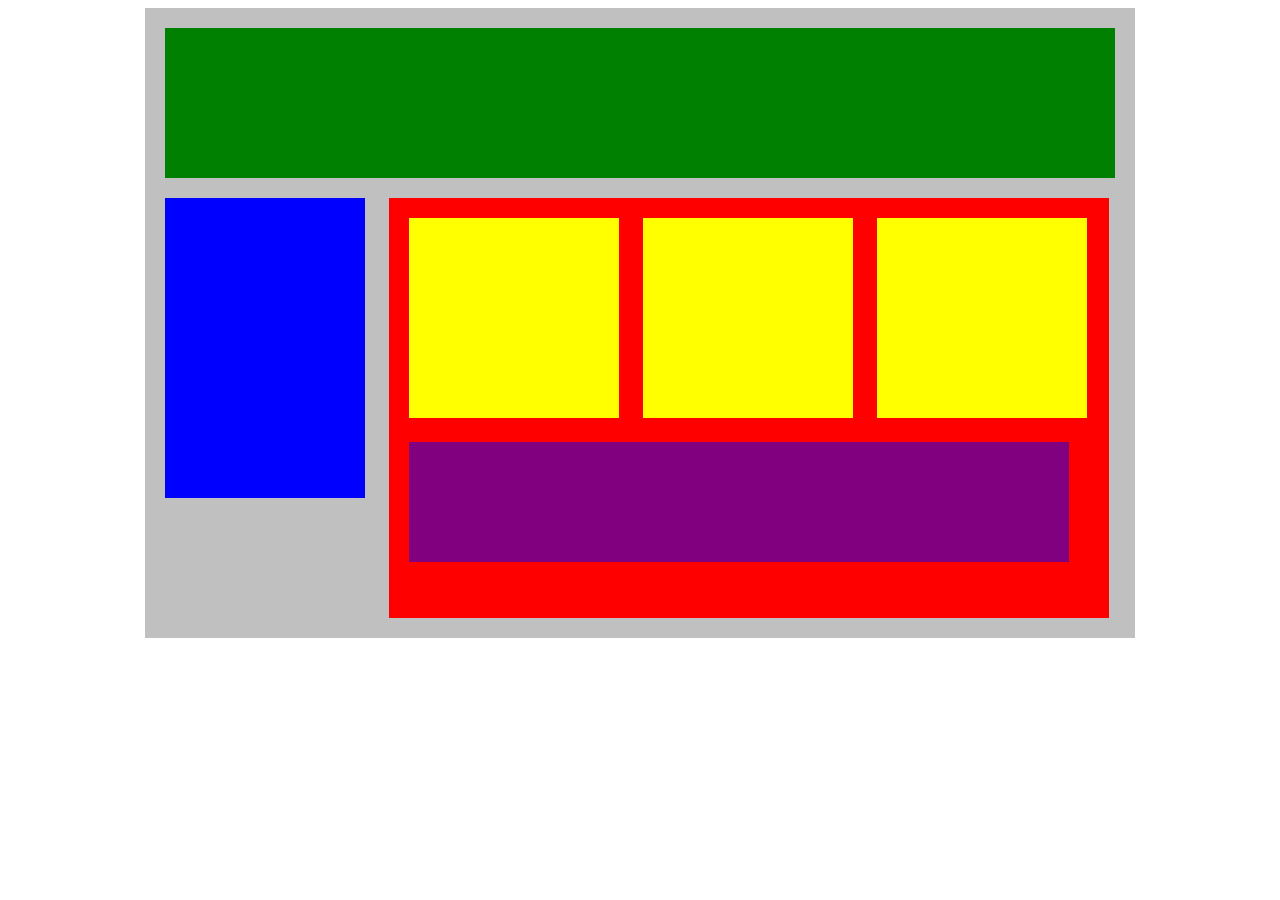
<file: blocks/index.html>
<!DOCTYPE html>
<html lang="en">
<head>
    <meta charset="UTF-8">
    <meta http-equiv="X-UA-Compatible" content="IE=edge">
    <meta name="viewport" content="width=device-width, initial-scale=1.0">
    <title>Document</title>
    <link rel="stylesheet" href="blocks.css">
</head>
<body>
    <div class="container">
        <div class="top-nav"></div>
        <div class="side-nav"></div>
        <div class="main">
            <div class="sub-content"></div>
            <div class="sub-content"></div>
            <div class="sub-content"></div>
            <div id="advertisement"></div>
        </div>
    </div>
</body>
</html>
</file>
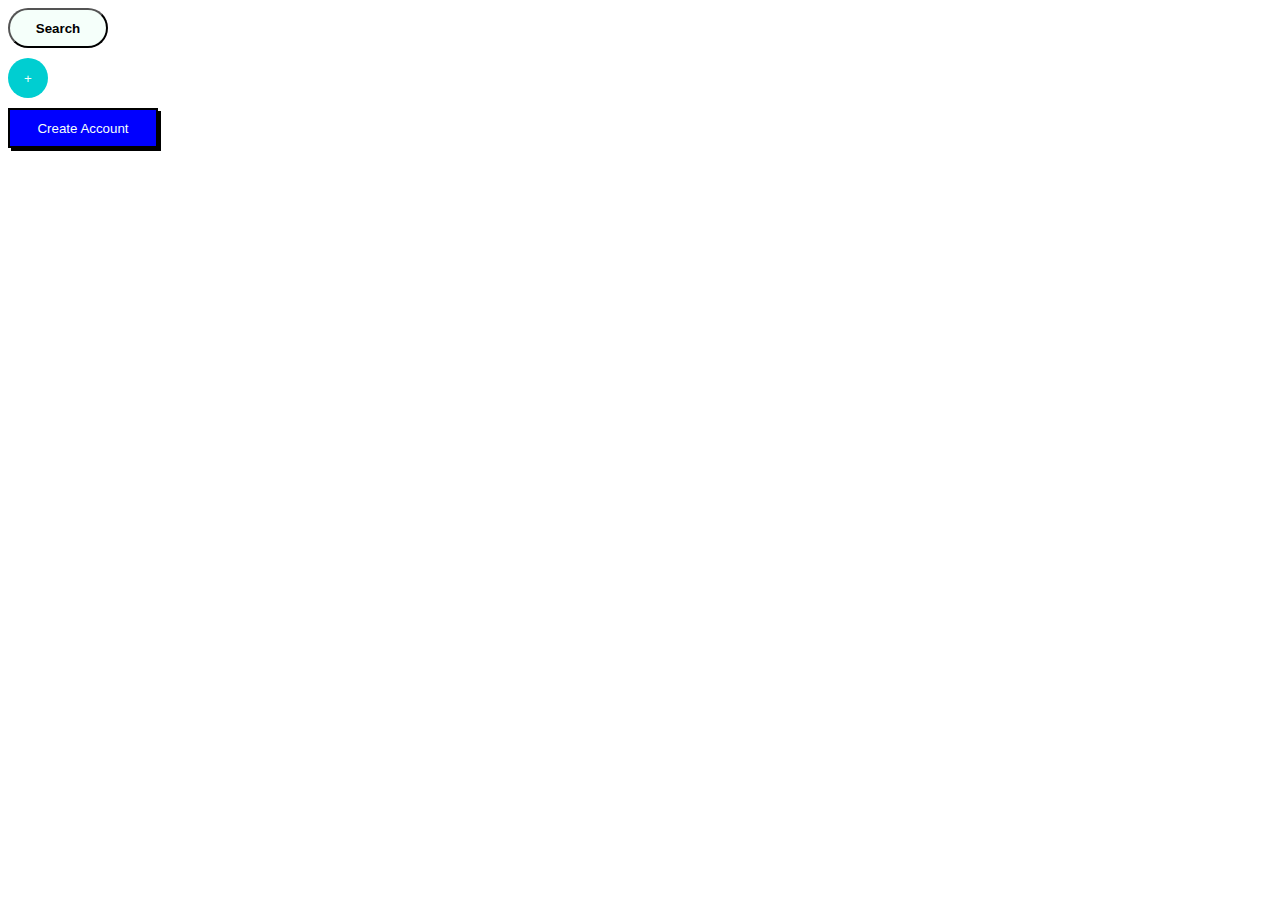
<file: button_up/index.html>
<!DOCTYPE html>
<html lang="en">
<head>
    <meta charset="UTF-8">
    <meta http-equiv="X-UA-Compatible" content="IE=edge">
    <meta name="viewport" content="width=device-width, initial-scale=1.0">
    <title>Document</title>
    <link rel="stylesheet" href="buttonup.css">
</head>
<body>
    <button class="btn-search">Search</button>
    <button class="btn-add">+</button>
    <button class="btn-acnt">Create Account</button>
</body>
</html>
</file>
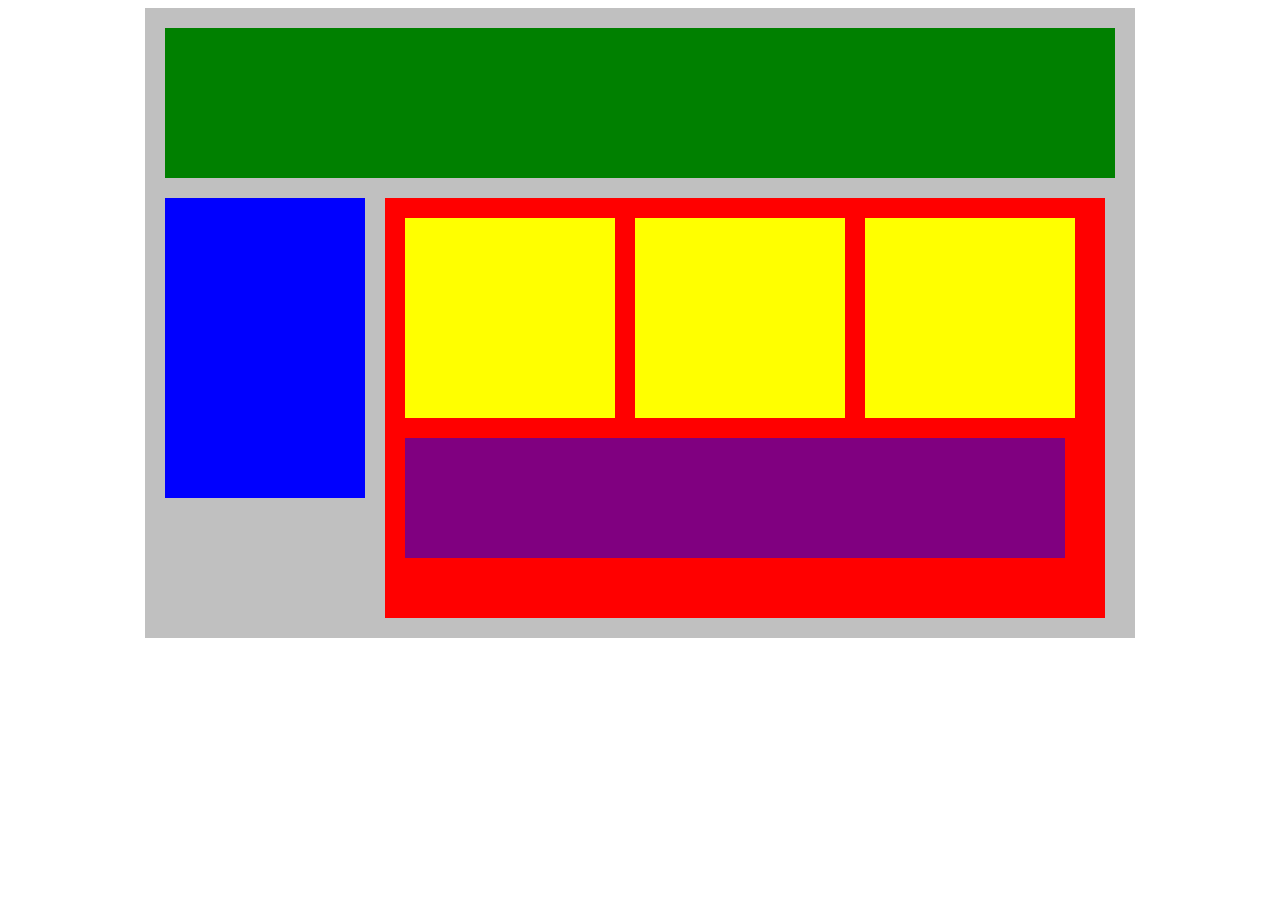
<file: flex_blocks/index.html>
<!DOCTYPE html>
<html lang="en">
<head>
    <meta charset="UTF-8">
    <meta http-equiv="X-UA-Compatible" content="IE=edge">
    <meta name="viewport" content="width=device-width, initial-scale=1.0">
    <title>Position Practice</title>
    <link rel="stylesheet" type="text/css" href="style.css">
</head>
<body>
    <div class="container">
        <div class="top-nav"></div>
        <div class="row">
            <div class="side-nav"></div>
            <div class="main">
                <div class="row">
                    <div class="sub-content"></div>
                    <div class="sub-content"></div>
                    <div class="sub-content"></div>
                </div>
                <div id="advertisement"></div>
            </div>
        </div>
    </div>
</body>
</html>
</file>
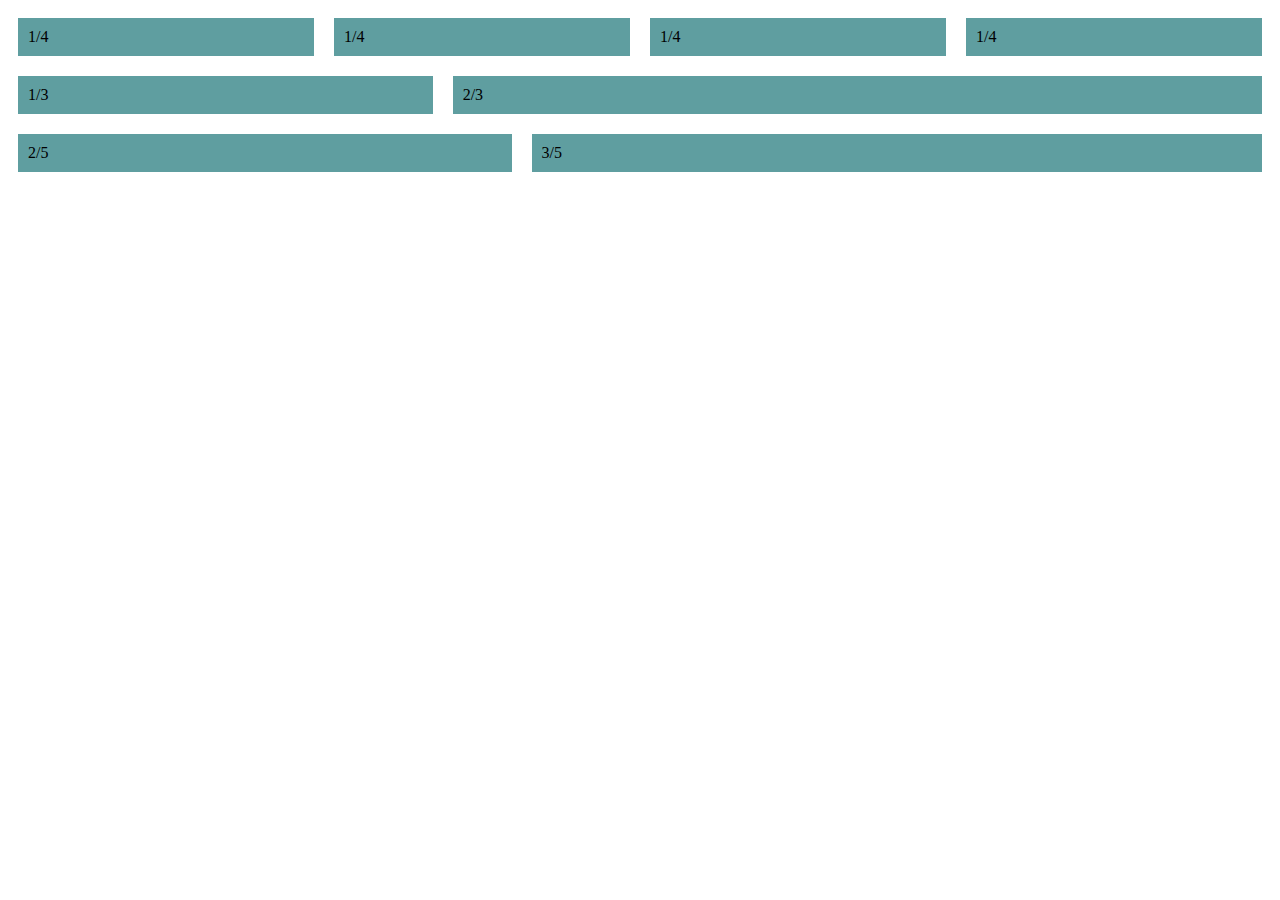
<file: flex_columns/index.html>
<!DOCTYPE html>
<html lang="en">
<head>
    <meta charset="UTF-8">
    <meta http-equiv="X-UA-Compatible" content="IE=edge">
    <meta name="viewport" content="width=device-width, initial-scale=1.0">
    <title>Document</title>
    <link rel="stylesheet" href="style.css">
</head>
<body>
    <div class="row">
        <div class="col">1/4</div>
        <div class="col">1/4</div>
        <div class="col">1/4</div>
        <div class="col">1/4</div>
    </div>
    <div class="row">
        <div class="col">1/3</div> 
        <div class="col-2">2/3</div>
    </div>
    <div class="row">
        <div class="col-2">2/5</div>
        <div class="col-3">3/5</div>
    </div>    
</body>
</html>
</file>
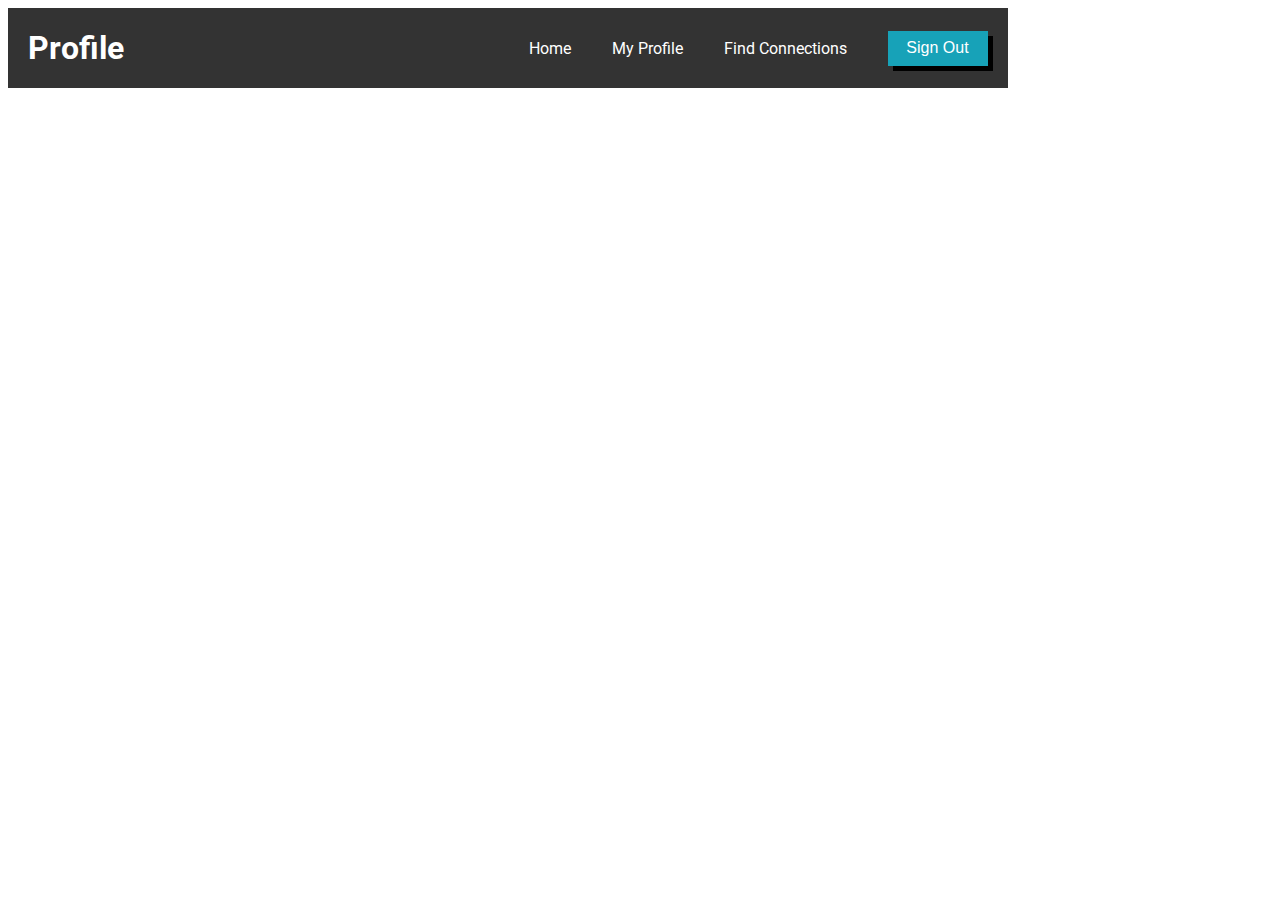
<file: flex_navbar/index.html>
<!DOCTYPE html>
<html lang="en">
<head>
    <meta charset="UTF-8">
    <meta http-equiv="X-UA-Compatible" content="IE=edge">
    <meta name="viewport" content="width=device-width, initial-scale=1.0">
    <title>Document</title>
    <link rel="stylesheet" href="style.css">
    <link rel="preconnect" href="https://fonts.gstatic.com">
    <link href="https://fonts.googleapis.com/css2?family=Roboto&display=swap" rel="stylesheet"> 
</head>
<body>
    <!-- navigation -->
    <div class="nav">
        <h1 class="nav-title">Profile</h1>
        <ul class="nav-links">
            <li><a href="#">Home</a></li>
            <li><a href="#" class="active">My Profile</a></li>
            <li><a href="#">Find Connections</a></li>
            <li><button class="btn">Sign Out</button></li>
        </ul>
    </div>    
</body>
</html>
</file>
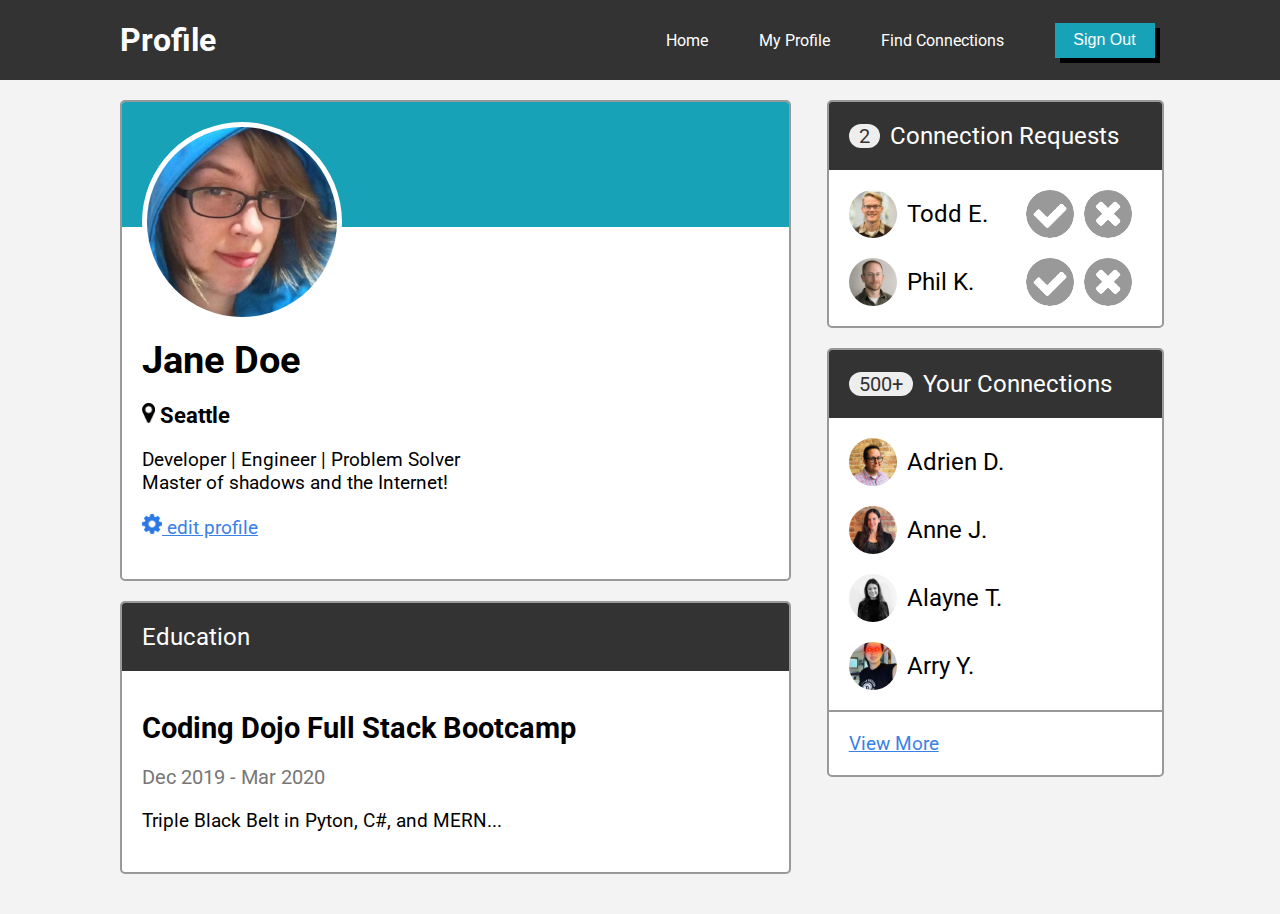
<file: profile_page/index.html>
<!DOCTYPE html>
<html lang="en">
<head>
    <meta charset="UTF-8">
    <meta http-equiv="X-UA-Compatible" content="IE=edge">
    <meta name="viewport" content="width=device-width, initial-scale=1.0">
    <title>Document</title>
    <link rel="stylesheet" href="style.css">
    <link rel="preconnect" href="https://fonts.gstatic.com">
    <link href="https://fonts.googleapis.com/css2?family=Roboto&display=swap" rel="stylesheet"> 
</head>
<body>
    <div class="top">
        <div class="nav">
            <h1 class="nav-title">Profile</h1>
            <ul class="nav-links">
                <li><a href="#">Home</a></li>
                <li><a href="#" class="active">My Profile</a></li>
                <li><a href="#">Find Connections</a></li>
                <li><button class="btn">Sign Out</button></li>
            </ul>
        </div>  
    </div>
    <div class="container">
        <div class="row">
            <!-- left column -->
            <div class="col-2">
                <div class="user-card">
                    <div class="card-header">
                        <img src="jane-m.jpg" alt="jane-medium-avatar" class="avatar-m">
                    </div>
                    <div class="card-body">
                        <h1>Jane Doe</h1>
                        <h3>
                            <img src="map-marker.png" alt="pin" class="icon-s"> 
                            Seattle
                        </h3>
                        <p>Developer | Engineer | Problem Solver<br>
                        Master of shadows and the Internet!</p>
                        <p>
                            <a href="#">
                                <img src="gear.png" alt="gear" class="icon-s"> 
                                edit profile
                            </a>
                        </p>
                    </div>
                </div>

                <div class="card">
                    <div class="header">
                        Education
                    </div>
                    <div class="card-body">
                        <h2>Coding Dojo Full Stack Bootcamp</h2>
                        <p class="dates">Dec 2019 - Mar 2020</p>
                        <p>Triple Black Belt in Pyton, C#, and MERN...</p>
                    </div>
                </div>

            </div>

            <!-- right column -->
            <div class="col">
                <div class="card">
                    <div class="header">
                        <span class="connections">2</span>
                        Connection Requests
                    </div>
                    <div class="user-line">
                        <span class="start">
                            <img src="todd-s.jpg" alt="todd" class="avatar-s">
                            <span>Todd E.</span>
                        </span>
                        <span class="end">
                            <img src="accept-circle.png" alt="accept" class="avatar-s">
                            <img src="close-circle.png" alt="decline" class="avatar-s">
                        </span>
                    </div>
                    <div class="user-line">
                        <span class="start">
                            <img src="phil-s.jpg" alt="phil" class="avatar-s">
                            <span>Phil K.</span>
                        </span>
                        <span class="end">
                            <img src="accept-circle.png" alt="accept" class="avatar-s">
                            <img src="close-circle.png" alt="decline" class="avatar-s">
                        </span>
                    </div>
                </div>
                <div class="card">
                    <div class="header">
                        <span class="connections">500+</span>
                        Your Connections
                    </div>
                    <div class="user-line">
                        <span class="start">
                            <img src="adrien-s.jpg" alt="adrien" class="avatar-s">
                            <span>Adrien D.</span>
                        </span>
                    </div>
                    <div class="user-line">
                        <span class="start">
                            <img src="anne-s.jpg" alt="anne" class="avatar-s">
                            <span>Anne J.</span>
                        </span>
                    </div>
                    <div class="user-line">
                        <span class="start">
                            <img src="alayne-s.jpg" alt="alayne" class="avatar-s">
                            <span>Alayne T.</span>
                        </span>
                    </div>
                    <div class="user-line">
                        <span class="start">
                            <img src="arry-s.jpg" alt="arry" class="avatar-s">
                            <span>Arry Y.</span>
                        </span>
                    </div>
                    <div class="footer">
                        <a href="#">View More</a>
                    </div>
                </div>
            </div>  
        </div>
    </div>
</body>
</html>
</file>
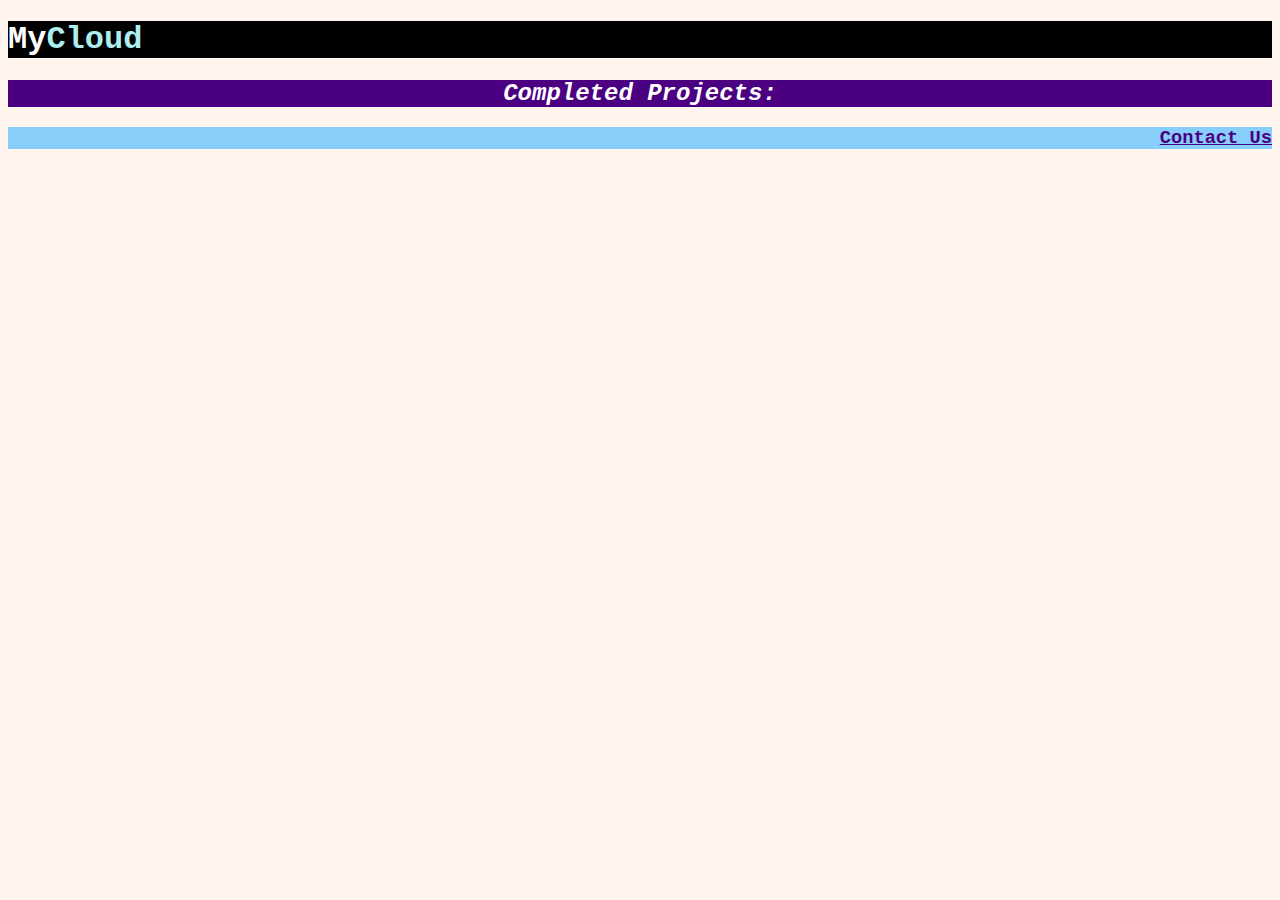
<file: styling/index.html>
<!DOCTYPE html>
<html lang="en">
<head>
    <meta charset="UTF-8">
    <meta http-equiv="X-UA-Compatible" content="IE=edge">
    <meta name="viewport" content="width=device-width, initial-scale=1.0">
    <title>Document</title>
    <link rel="stylesheet" href="style.css">
</head>
<body>
    <h1>My<span class="blue-text">Cloud</span></h1>
    <h2>Completed Projects:</h2>
    <h3>Contact Us</h3>
</head>
<body>
    
</body>
</html>
</file>
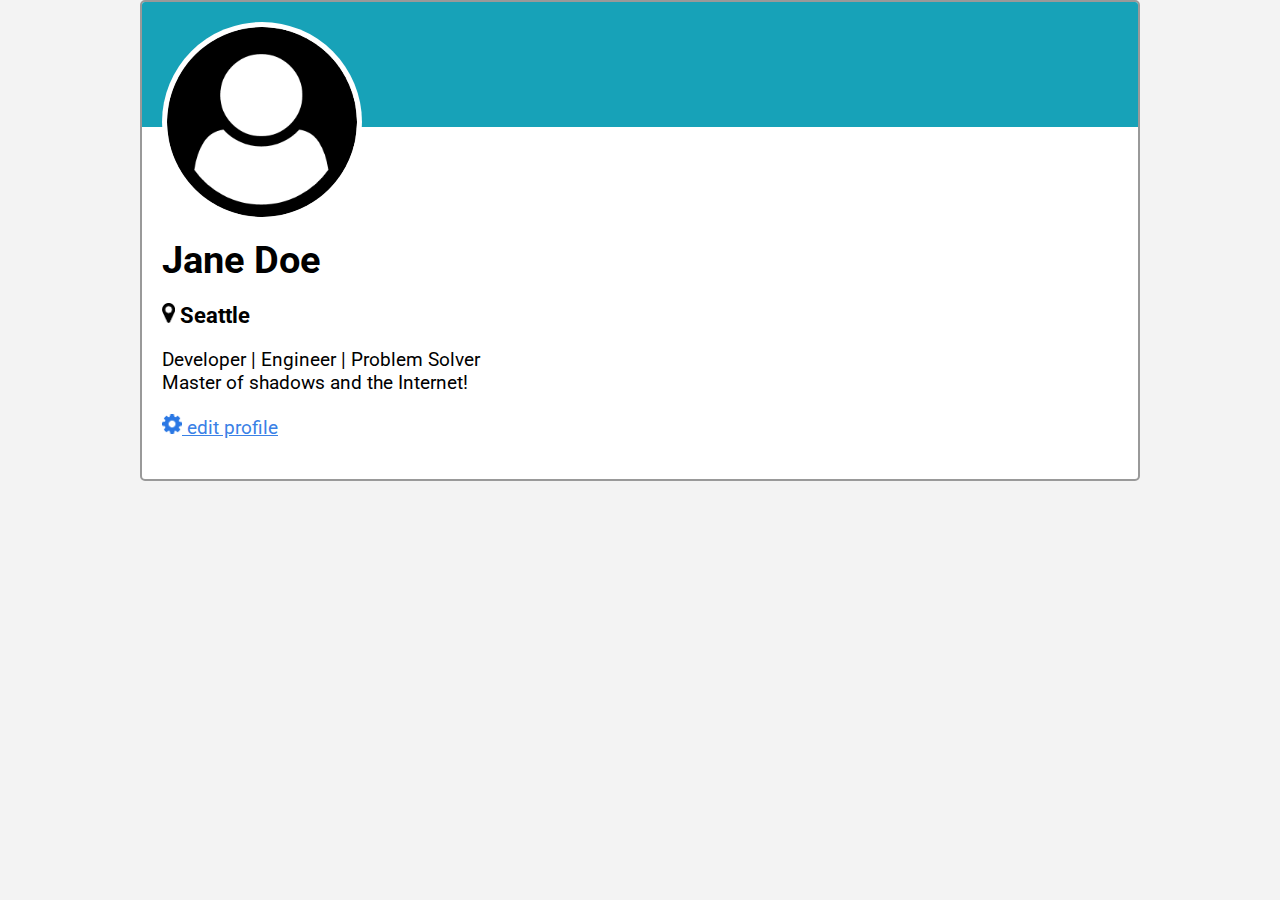
<file: user_card/index.html>
<!DOCTYPE html>
<html lang="en">
<head>
    <meta charset="UTF-8">
    <meta name="viewport" content="width=device-width, initial-scale=1.0">
    <title>Profile Page</title>
    <link rel="stylesheet" href="style.css">
    <link rel="preconnect" href="https://fonts.gstatic.com">
    <link href="https://fonts.googleapis.com/css2?family=Roboto&display=swap" rel="stylesheet"> 
</head>
<body>

    <!-- main -->
    <div class="flex-container">

        <!-- user info card -->
        <div class="user-card">
            <div class="card-header">
                <img src="user-circle.png" alt="user-circle" class="avatar-m">
            </div>
            <div class="card-body">
                <h1>Jane Doe</h1>
                <h3>
                    <img src="map-marker.png" alt="pin" class="icon-s"> 
                    Seattle
                </h3>
                <p>Developer | Engineer | Problem Solver<br>
                Master of shadows and the Internet!</p>
                <p>
                    <a href="#">
                        <img src="gear.png" alt="gear" class="icon-s"> 
                        edit profile
                    </a>
                </p>
            </div>
        </div>

    </div>

</body>
</html>
</file>
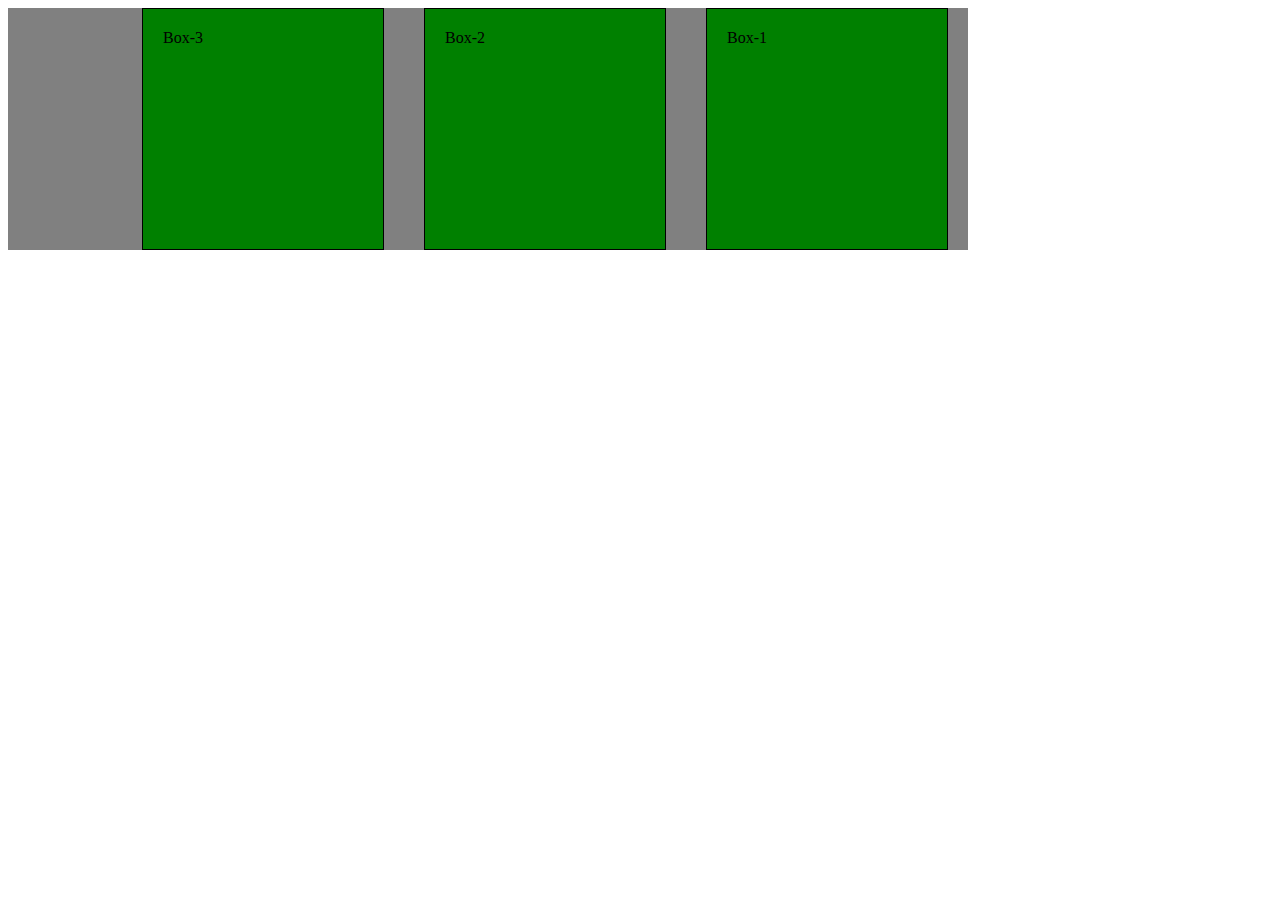
<file: layouts/layouts.html>
<!DOCTYPE HTML>
<html lang="en">
<head>
	<meta charset="UTF-8">
	<title>Layouts</title>
	<meta name="description" content="A really cool site!">
	<link rel="stylesheet" type="text/css" href="css_3.css">
</head>
<body>
	<div id="container">
		<div id="box-1">Box-1
		</div>
		<div id="box-2">Box-2
		</div>
		<div id="box-3">Box-3
		</div>
		<div class="clear">
		</div>
	</div>
</body>
</html>
</file>
<file: blocks/blocks.css>
.container{
    width: 950px;
    background-color: silver;
    margin: 0px auto;
    padding: 20px;
}
.top-nav {
    height: 150px;
    background-color: green;
    margin-bottom: 20px;
}
.side-nav {
    height: 300px;
    width: 200px;
    background-color: blue;
    display: inline-block;
    margin-right: 20px;
}
.main {
    height: 400px;
    width: 700px;
    background-color: red;
    display: inline-block;
    vertical-align: top;
    padding: 10px;
}
.sub-content {
    height: 200px;
    width: 210px;
    background-color: yellow;
    display: inline-block;
    margin: 10px;
}
#advertisement {
    height: 120px;
    width: 660px;
    background-color: purple;
    margin: 10px;
}
</file>
<file: button_up/buttonup.css>
.btn-search {
    display: block;
    margin-bottom: 10px;
    height: 40px;
    width: 100px; 
    border-radius: 20px;
    color: 2px solid darkcyan;
    font-weight: 900;
    background-color: mintcream;
}
.btn-add {
    display: block;
    margin-bottom: 10px;
    height: 40px;
    width: 40px;
    background-color: darkturquoise;
    color: mintcream;
    border-radius: 50%;
    border: none
}
.btn-acnt {
    display: block;
    margin-bottom: 10px;
    height: 40px;
    width: 150px;
    color: mintcream;
    border: 2px solid black;
    background-color: blue;
    box-shadow: 3px 3px black;
}
</file>
<file: flex_blocks/style.css>
.container{
    width: 950px;
    background-color: silver;
    margin: 0px auto;
    padding: 20px;
}
.top-nav {
    height: 150px;
    background-color: green;
    margin-bottom: 20px;
}
.side-nav {
    height: 300px;
    width: 200px;
    background-color: blue;
}
.main {
    height: 400px;
    width: 700px;
    background-color: red;
    margin-left: 20px;
    padding: 10px;
}
.sub-content {
    height: 200px;
    width: 210px;
    background-color: yellow;
    margin: 10px;
}
#advertisement {
    height: 120px;
    width: 660px;
    background-color: purple;
    margin: 10px;
}
.row {
    display: flex;
}
</file>
<file: flex_columns/style.css>
.row {
    display: flex;
}

.col, .col-2, .col-3 {
    margin: 10px;
    padding: 10px;
    background-color: cadetblue;
    flex: 1;
}

.col-2 {
    flex: 2;
}

.col-3 {
    flex: 3;
}
</file>
<file: flex_navbar/style.css>
body {
    font-family: 'Roboto', sans-serif;
}

.nav {
    background-color: #333333;
    color: #ffffff;
    height: 80px;
    width: 1000px; /* for styling purposes */
    display: flex;
    align-items: center;
    justify-content: space-between;
}

.nav-links {
    width: 50%;
    display: flex;
    align-items: center;
    list-style-type: none;
    justify-content: space-around;
}

.nav a {
    color: #ffffff;
    text-decoration: none;
}

.nav-title {
    margin-left: 20px;
}

.btn {
    height: 35px;
    width: 100px;
    background-color: #17a2b8;
    color: #ffffff;
    border: none;
    font-size: 16px;
    box-shadow: 5px 5px #000000;
}
</file>
<file: profile_page/style.css>
* {
    margin: 0;
    padding: 0;
}

body {
    font-family: 'Roboto', sans-serif;
    background-color: #f3f3f3;
}

.top {
    background-color: #333333;
}

.nav {
    width: 1080px;
    margin: 0 auto;
    color: #ffffff;
    height: 80px;
    display: flex;
    align-items: center;
    justify-content: space-between;
}

.nav-links {
    width: 50%;
    display: flex;
    align-items: center;
    list-style-type: none;
    justify-content: space-around;
}

.nav a {
    color: #ffffff;
    text-decoration: none;
}

.nav-title {
    margin-left: 20px;
}

.btn {
    height: 35px;
    width: 100px;
    background-color: #17a2b8;
    color: #ffffff;
    border: none;
    font-size: 16px;
    box-shadow: 5px 5px #000000;
}

.container {
    width: 1080px;
    margin: 0 auto;
}

.row {
    display: flex;
}

.col, .col-2 {
    margin: 10px;
    padding: 10px;
    flex: 1;
}

.col-2 {
    flex: 2;
}

.flex-container {
    width: 1000px;
    margin: 0 auto;
    display: flex;
    justify-content: space-between;
    align-items: center;
}

.user-card, .card {
    width: 100%;
    background-color: #fff;
    border: 2px solid #999;
    margin-bottom: 20px;
    border-radius: 5px;
    font-size: 1.2rem;
    overflow: hidden;
}

.card-header {
    background-color: #17a2b8;
    height: 125px;
    margin-bottom: 70px;
}

.card-body {
    padding: 20px;
}

.card-body h1, 
.card-body h2,
.card-body h3,
.card-body p {
    margin: 20px 0px;
}

.avatar-m {
    border-radius: 50%;
    background-color: #fff;
    height: 190px;
    padding: 5px;
    margin-top: 20px;
    margin-left: 20px;
}

.icon-s {
    height: 20px;
}

a {
    color: #3a81e6;
}

.header {
    background-color: #333333;
    padding: 20px;
    color: #ffffff;
    font-size: 24px;
    display: flex;
    align-items: center;
}

.avatar-s {
    border-radius: 50%;
    height: 48px;
    margin-right: 10px;
}

.user-line {
    display: flex;
    justify-content: space-between;
    margin: 20px;
}

.start, .end {
    display: flex;
    align-items: center;
    font-size: 24px;
}

.dates {
    font-size: 20px;
    color: #777;
}

.footer {
    padding: 20px;
    border-top: 2px solid #999;
}

.connections {
    background-color: #eee;
    color: #333;
    font-size: 20px;
    border-radius: 12px;
    height: 24px;
    padding: 0 10px;
    margin-right: 10px;
}
</file>
<file: styling/style.css>
body {
    background-color: seashell;
    font-family: 'Courier New', Courier, monospace;
}
h1 {
    background-color: black;
    color: white;
}
.blue-text {
    color: paleturquoise;
}
h2 {
    font-style:italic;
    text-align: center;
    background-color: indigo;
    color: white;
}
h3 {
    text-align: right;
    text-decoration: underline;
    background-color: lightskyblue;
    color: indigo;
}
</file>
<file: user_card/style.css>
* {
    margin: 0;
    padding: 0;
}


body {
    background-color: #f3f3f3;
    font-family: 'Roboto', sans-serif;
}

.flex-container {
    width: 1000px;
    margin: 0 auto;
    display: flex;
    justify-content: space-between;
    align-items: center;
}

.user-card {
    width: 100%;
    background-color: #fff;
    border: 2px solid #999;
    margin-bottom: 20px;
    border-radius: 5px;
    font-size: 1.2rem;
    overflow: hidden;
}

.card-header {
    background-color: #17a2b8;
    height: 125px;
    margin-bottom: 70px;
}

.card-body {
    padding: 20px;
}

.card-body h1, 
.card-body h2,
.card-body h3,
.card-body p {
    margin: 20px 0px;
}

.avatar-m {
    border-radius: 50%;
    background-color: #fff;
    height: 190px;
    padding: 5px;
    margin-top: 20px;
    margin-left: 20px;
}

.icon-s {
    height: 20px;
}

a {
    color: #3a81e6;
}
</file>
<file: layouts/css_3.css>
#container{
	background-color: grey;
	width:960px;
	/*overflow: hidden;
	height: auto;*/
}
#box-1, #box-2, #box-3{
	background-color: green;
	height: 200px;
	width: 200px;
	border: 1px solid black;
	margin: 0 20px;
	padding: 20px;
}
#box-1, #box-2, #box-3{
	float:right;
}
.clear{
	clear: both;
}
</file>
